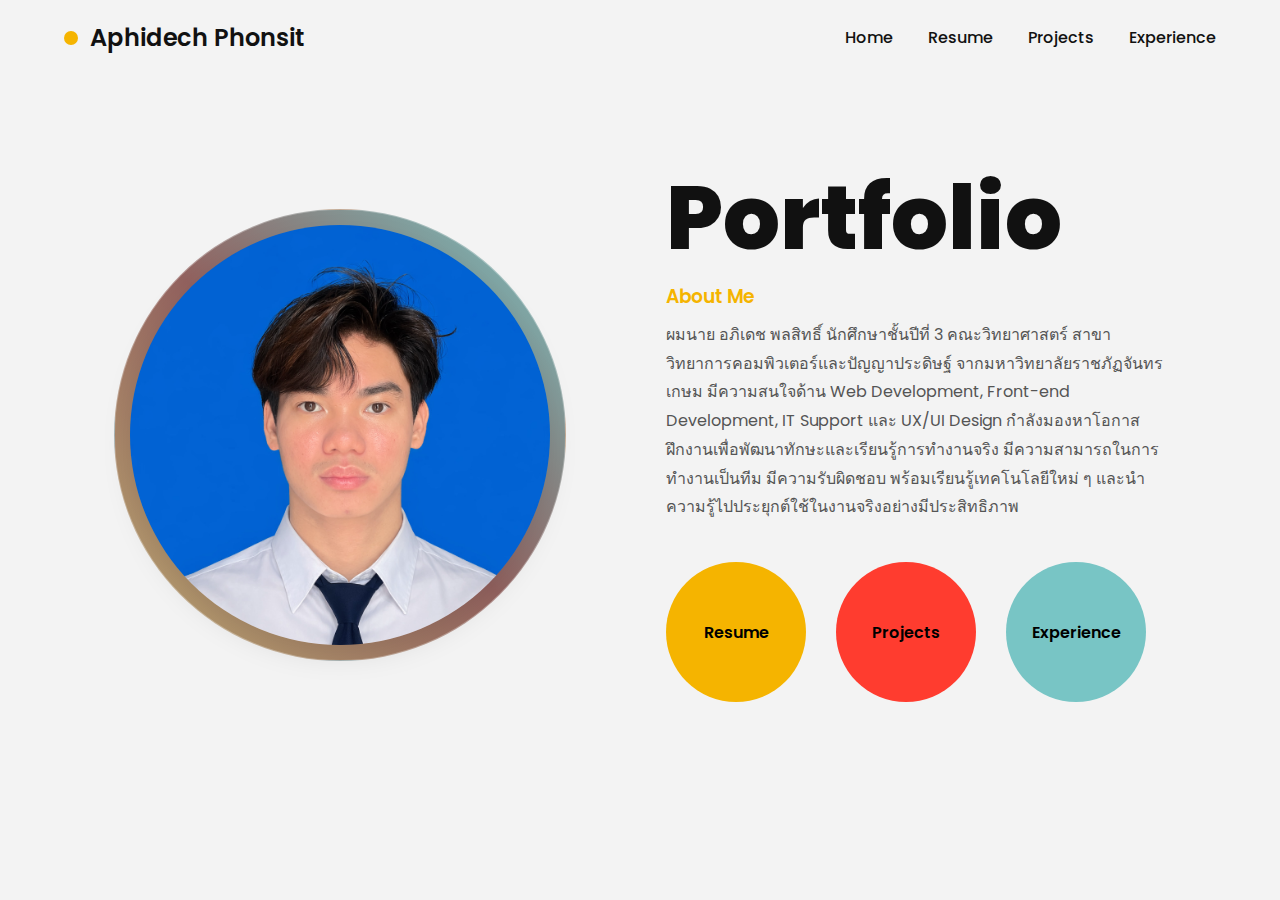
<file: index.html>
<!DOCTYPE html>
<html lang="th">
<head>
    <meta charset="UTF-8">
    <meta name="viewport" content="width=device-width, initial-scale=1.0">
    <title>Aphidech Phonsit | Portfolio</title>
    
    <!-- Google Font -->
    <link href="https://fonts.googleapis.com/css2?family=Poppins:wght@300;400;600;800&display=swap" rel="stylesheet">
    
    <!-- CSS -->
    <link rel="stylesheet" href="style.css">
</head>
<body>

    <!-- ===== NAVBAR ===== -->
    <nav class="navbar">
        <div class="logo">
            <span class="dot"></span>
            <h2>Aphidech Phonsit</h2>
        </div>

        <ul class="menu">
            <li><a href="index.html">Home</a></li>
            <li><a href="resume.html">Resume</a></li>
            <li><a href="projects.html">Projects</a></li>
            <li><a href="experience.html">Experience</a></li>
        </ul>
    </nav>

    <!-- ===== HERO SECTION ===== -->
    <section class="hero">
        <div class="profile">
            <img src="aphidech.png" alt="Aphidech Phonsit">
        </div>

        <div class="hero-content">
            <h1>Portfolio</h1>
            <h3>About Me</h3>
            <p>
                ผมนาย อภิเดช พลสิทธิ์ นักศึกษาชั้นปีที่ 3 คณะวิทยาศาสตร์ 
                สาขาวิทยาการคอมพิวเตอร์และปัญญาประดิษฐ์ จากมหาวิทยาลัยราชภัฏจันทรเกษม 
                มีความสนใจด้าน Web Development, Front-end Development, IT Support และ UX/UI Design 
                กำลังมองหาโอกาสฝึกงานเพื่อพัฒนาทักษะและเรียนรู้การทำงานจริง 
                มีความสามารถในการทำงานเป็นทีม มีความรับผิดชอบ พร้อมเรียนรู้เทคโนโลยีใหม่ ๆ 
                และนำความรู้ไปประยุกต์ใช้ในงานจริงอย่างมีประสิทธิภาพ
            </p>

            <div class="button-group">
                <a href="resume.html" class="circle yellow">Resume</a>
                <a href="projects.html" class="circle red">Projects</a>
                <a href="experience.html" class="circle blue">Experience</a>
            </div>
        </div>
    </section>

    <!-- JavaScript -->
    <script src="script.js"></script>
</body>
</html>
</file>
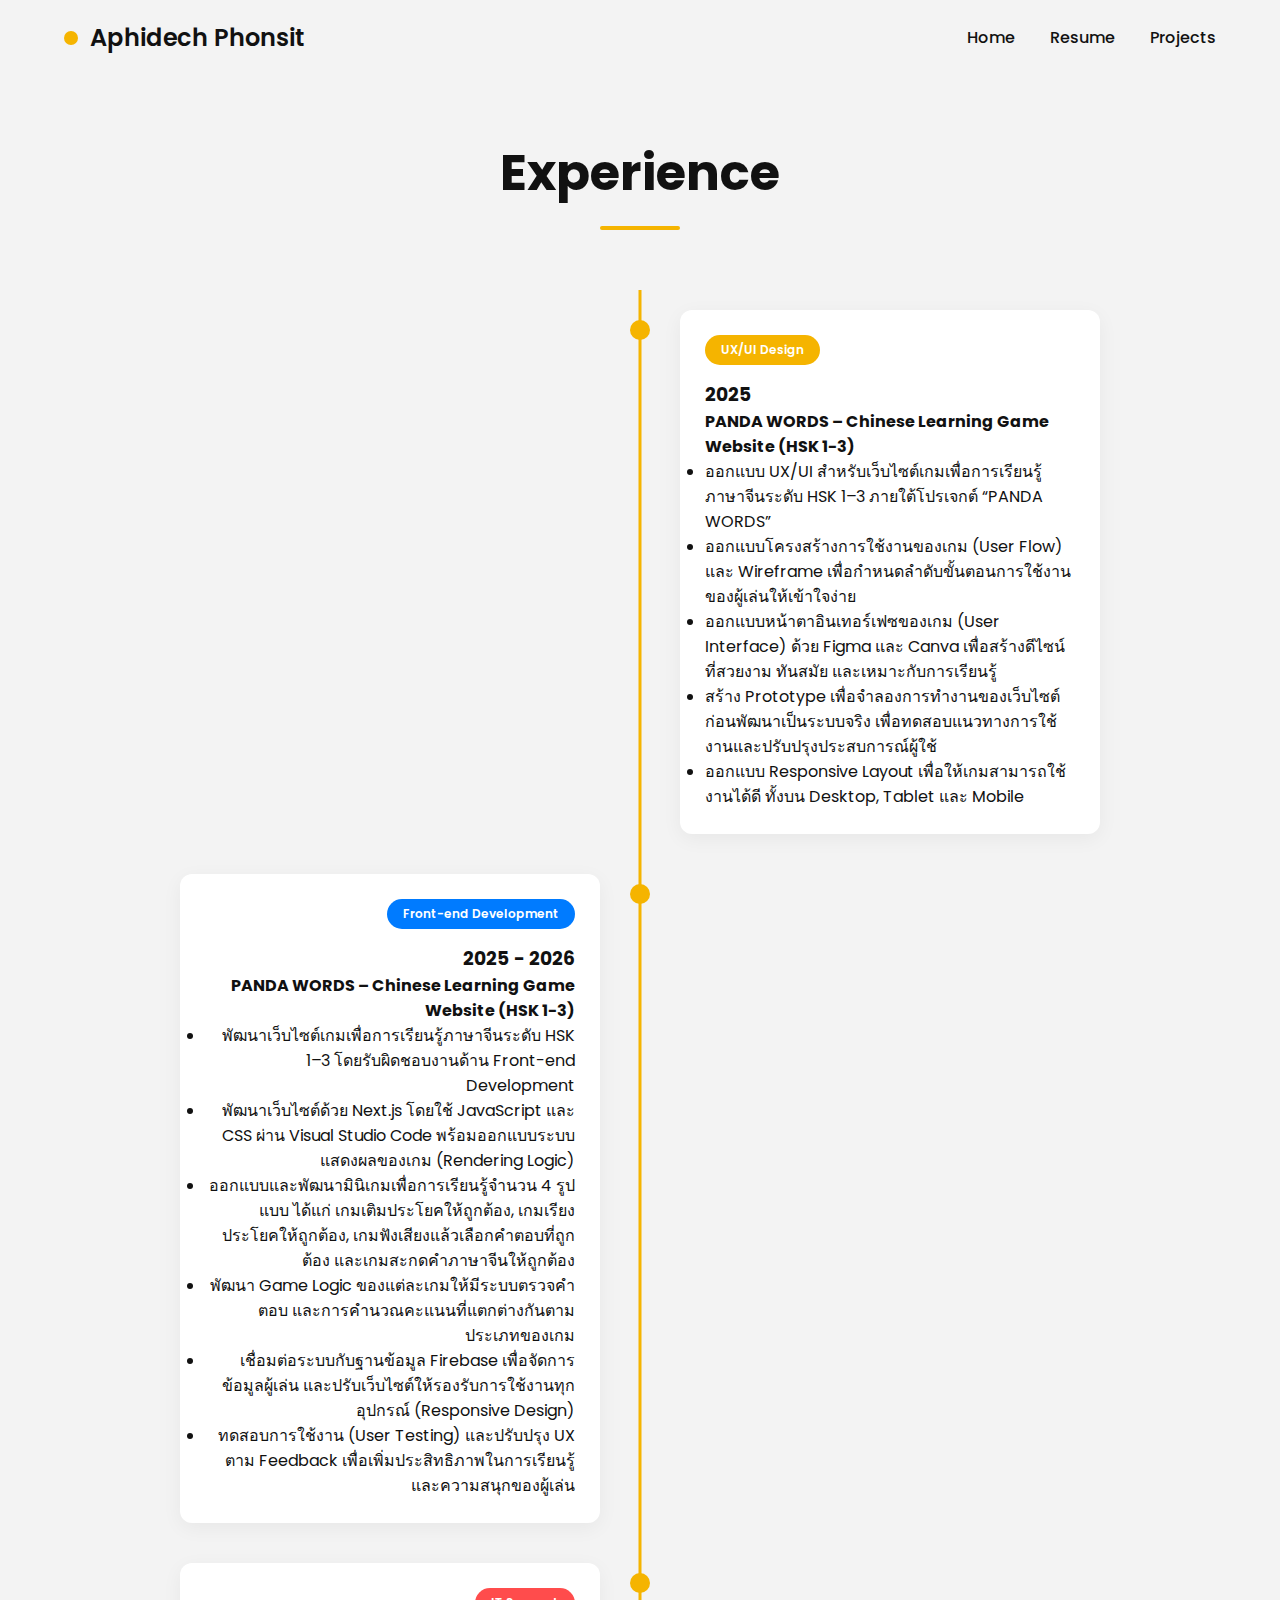
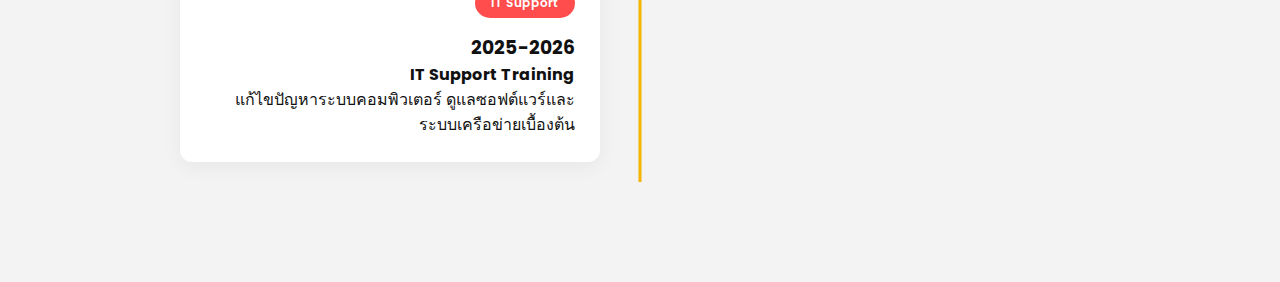
<file: experience.html>
<!DOCTYPE html>
<html lang="th">
<head>
<meta charset="UTF-8">
<meta name="viewport" content="width=device-width, initial-scale=1.0">

<title>Experience | Aphidech Phonsit</title>
<meta name="description" content="Experience of Aphidech Phonsit - Computer Science & AI Student">

<link rel="icon" href="favicon.ico">
<link rel="stylesheet" href="style.css">
<link href="https://fonts.googleapis.com/css2?family=Poppins:wght@300;400;600;800&display=swap" rel="stylesheet">
</head>

<body>

<nav class="navbar">
    <div class="logo">
        <span class="dot"></span>
        <h2>Aphidech Phonsit</h2>
    </div>

    <ul class="menu">
        <li><a href="index.html">Home</a></li>
        <li><a href="resume.html">Resume</a></li>
        <li><a href="projects.html">Projects</a></li>
    </ul>
</nav>

<section class="section">
    <h1 class="page-title">Experience</h1>

    <div class="timeline">

       <div class="timeline-item right">
    <div class="timeline-content">
        <span class="tag yellow">UX/UI Design</span>
        <h3>2025</h3>
        <h4>PANDA WORDS – Chinese Learning Game Website (HSK 1-3)</h4>

        <ul>
            <li>
                ออกแบบ UX/UI สำหรับเว็บไซต์เกมเพื่อการเรียนรู้ภาษาจีนระดับ HSK 1–3 
                ภายใต้โปรเจกต์ “PANDA WORDS”
            </li>

            <li>
                ออกแบบโครงสร้างการใช้งานของเกม (User Flow) และ Wireframe 
                เพื่อกำหนดลำดับขั้นตอนการใช้งานของผู้เล่นให้เข้าใจง่าย
            </li>

            <li>
                ออกแบบหน้าตาอินเทอร์เฟซของเกม (User Interface) ด้วย Figma และ Canva 
                เพื่อสร้างดีไซน์ที่สวยงาม ทันสมัย และเหมาะกับการเรียนรู้
            </li>

            <li>
                สร้าง Prototype เพื่อจำลองการทำงานของเว็บไซต์ก่อนพัฒนาเป็นระบบจริง
                เพื่อทดสอบแนวทางการใช้งานและปรับปรุงประสบการณ์ผู้ใช้
            </li>

            <li>
                ออกแบบ Responsive Layout เพื่อให้เกมสามารถใช้งานได้ดี
                ทั้งบน Desktop, Tablet และ Mobile
            </li>
        </ul>
    </div>
</div>

       <div class="timeline-item left">
    <div class="timeline-content">
        <span class="tag blue">Front-end Development</span>
        <h3>2025 - 2026</h3>
        <h4>PANDA WORDS – Chinese Learning Game Website (HSK 1-3)</h4>

        <ul>
            <li>
                พัฒนาเว็บไซต์เกมเพื่อการเรียนรู้ภาษาจีนระดับ HSK 1–3 
                โดยรับผิดชอบงานด้าน Front-end Development
            </li>

            <li>
                พัฒนาเว็บไซต์ด้วย Next.js โดยใช้ JavaScript และ CSS 
                ผ่าน Visual Studio Code พร้อมออกแบบระบบแสดงผลของเกม (Rendering Logic)
            </li>

            <li>
                ออกแบบและพัฒนามินิเกมเพื่อการเรียนรู้จำนวน 4 รูปแบบ ได้แก่
                เกมเติมประโยคให้ถูกต้อง, เกมเรียงประโยคให้ถูกต้อง,
                เกมฟังเสียงแล้วเลือกคำตอบที่ถูกต้อง และเกมสะกดคำภาษาจีนให้ถูกต้อง
            </li>

            <li>
                พัฒนา Game Logic ของแต่ละเกมให้มีระบบตรวจคำตอบ
                และการคำนวณคะแนนที่แตกต่างกันตามประเภทของเกม
            </li>

            <li>
                เชื่อมต่อระบบกับฐานข้อมูล Firebase เพื่อจัดการข้อมูลผู้เล่น
                และปรับเว็บไซต์ให้รองรับการใช้งานทุกอุปกรณ์ (Responsive Design)
            </li>

            <li>
                ทดสอบการใช้งาน (User Testing) และปรับปรุง UX ตาม Feedback
                เพื่อเพิ่มประสิทธิภาพในการเรียนรู้และความสนุกของผู้เล่น
            </li>
        </ul>
    </div>
</div>

        <div class="timeline-item left">
            <div class="timeline-content">
                <span class="tag red">IT Support</span>
                <h3>2025-2026</h3>
                <h4>IT Support Training</h4>
                <p>
                    แก้ไขปัญหาระบบคอมพิวเตอร์  
                    ดูแลซอฟต์แวร์และระบบเครือข่ายเบื้องต้น
                </p>
            </div>
        </div>

    </div>
</section>

<script src="script.js"></script>
</body>
</html>
</file>
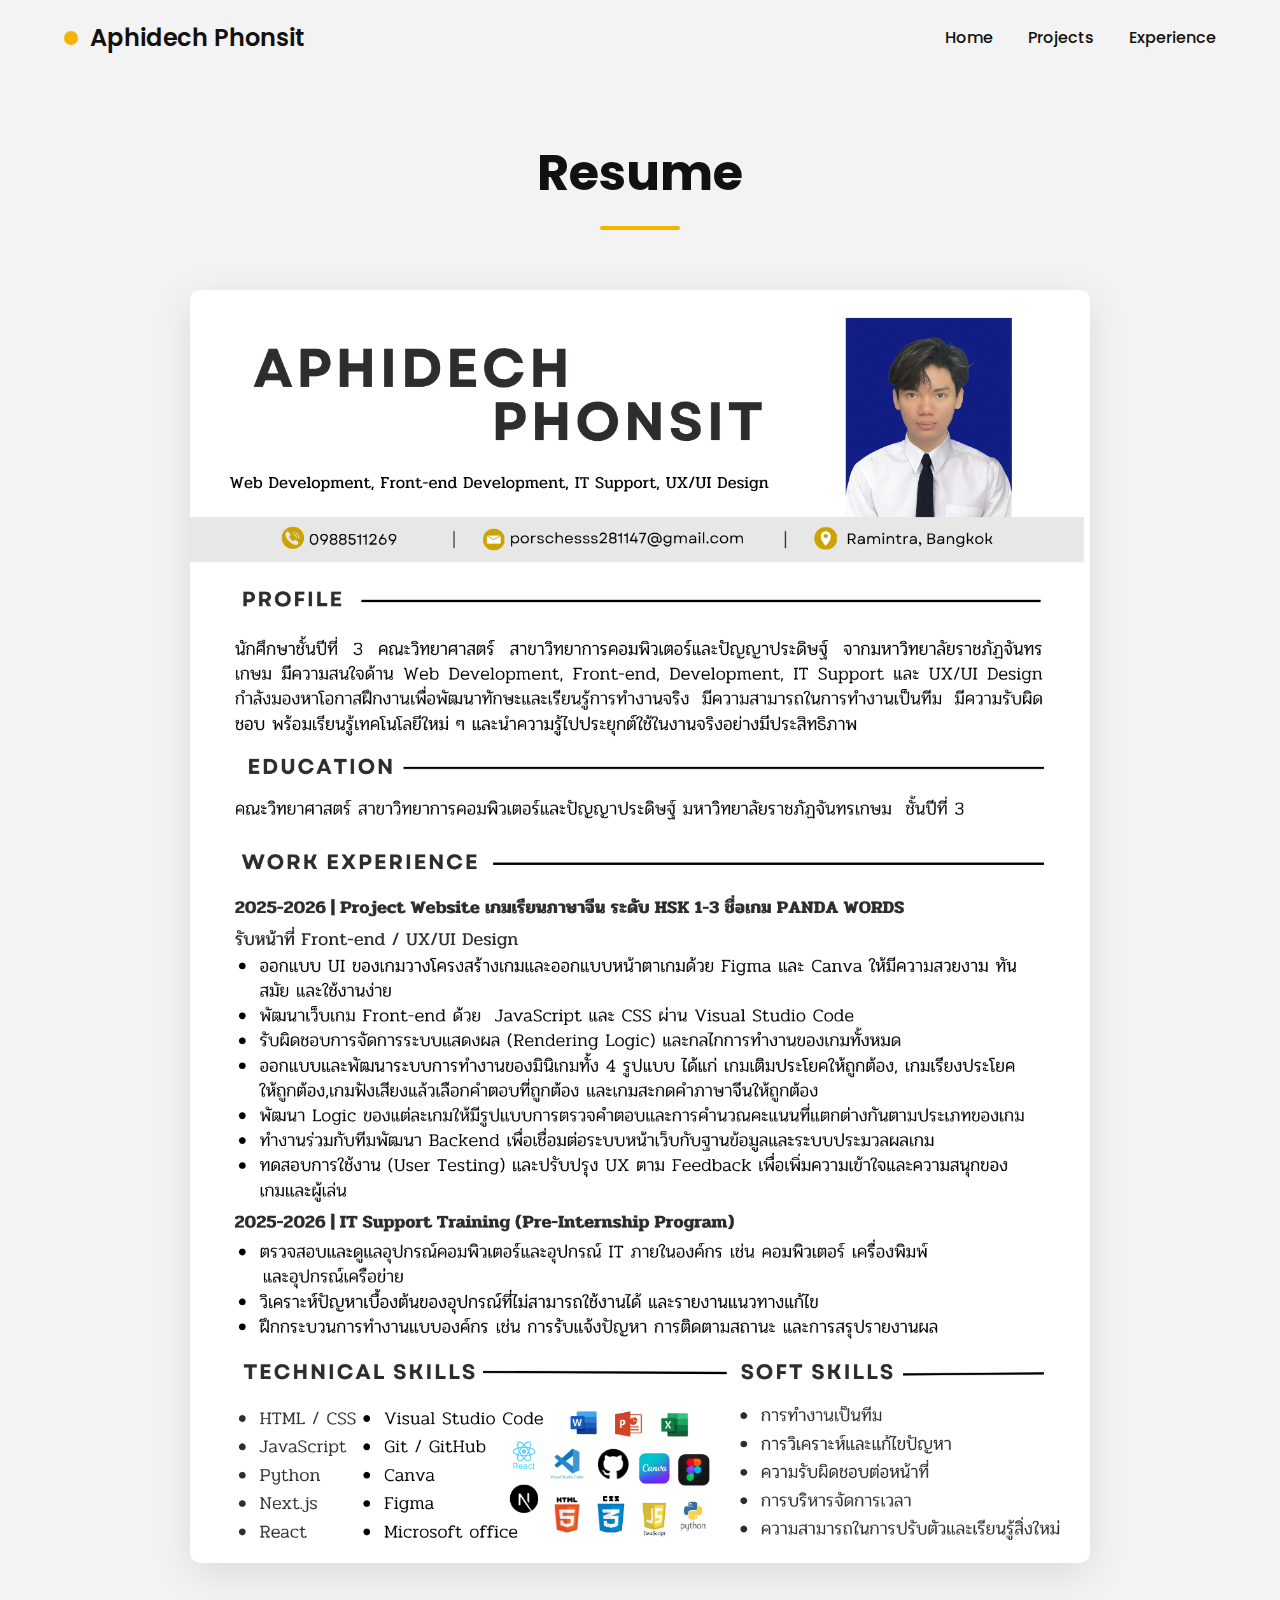
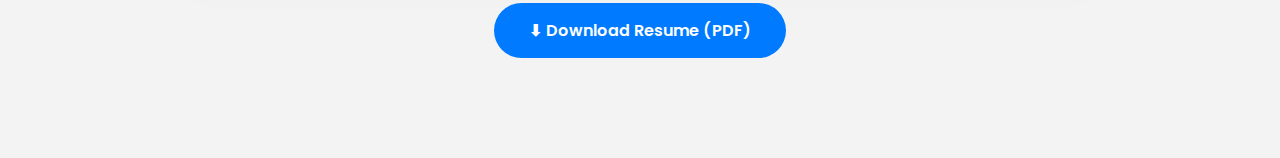
<file: resume.html>
<!DOCTYPE html>
<html lang="en">
<head>
    <meta charset="UTF-8">
    <title>Resume | Aphidech</title>
    <meta name="viewport" content="width=device-width, initial-scale=1.0">

    <link href="https://fonts.googleapis.com/css2?family=Poppins:wght@300;400;600;800&display=swap" rel="stylesheet">
    <link rel="stylesheet" href="style.css">
</head>
<body>

<nav class="navbar">
    <div class="logo">
        <span class="dot"></span>
        <h2>Aphidech Phonsit</h2>
    </div>

    <ul class="menu">
        <li><a href="index.html">Home</a></li>
        <li><a href="projects.html">Projects</a></li>
        <li><a href="experience.html">Experience</a></li>
    </ul>
</nav>

<section class="section resume-page">
    <h1 class="page-title">Resume</h1>

    

    <!-- Resume Preview -->
    <div class="resume-preview">
        <img src="resume.png" alt="Resume Preview">
    </div>

    <!-- Download Button -->
    <div class="download-wrapper">
        <a href="resume.pdf" download class="btn-download">
            ⬇ Download Resume (PDF)
        </a>
    </div>

</section>

</body>
</html>
</file>
<file: style.css>
* {
    margin: 0;
    padding: 0;
    box-sizing: border-box;
}

body {
    font-family: 'Poppins', sans-serif;
    background: #f3f3f3;
    color: #111;
    transition: background-color 0.3s, color 0.3s;
}

body.dark {
    background: #111;
    color: #fff;
}

body.dark .project-card,
body.dark .timeline-content {
    background: #222;
    color: #fff;
}

body.dark .project-card p {
    color: #ccc;
}

/* ===== NAVBAR ===== */
.navbar {
    display: flex;
    justify-content: space-between;
    align-items: center;
    padding: 20px 5%;
    flex-wrap: wrap;
}

.logo {
    display: flex;
    align-items: center;
    gap: 12px;
}

.dot {
    width: 14px;
    height: 14px;
    background: #f5b400;
    border-radius: 50%;
}

.logo h2 {
    font-weight: 600;
    font-size: clamp(1.2rem, 4vw, 1.5rem);
}

.menu {
    display: flex;
    list-style: none;
    gap: 35px;
    flex-wrap: wrap;
}

.menu a {
    text-decoration: none;
    color: inherit;
    font-weight: 500;
    transition: 0.3s;
}

.menu a:hover {
    color: #f5b400;
}

/* ===== HERO SECTION ===== */
.hero {
    display: flex;
    align-items: center;
    justify-content: center;
    gap: 100px;
    padding: 60px 5%;
    min-height: 80vh;
}

.profile img {
    width: 420px;
    height: 420px;
    object-fit: cover;
    object-position: center 10%;
    border-radius: 50%;
    box-shadow: 0 10px 30px rgba(0,0,0,0.1);
}

.profile {
    padding: 6px;
    border-radius: 50%;
    background: linear-gradient(45deg, #bfab73, #93625f, #78c5c5);
     animation: float 6s ease-in-out infinite;
    
    backdrop-filter: blur(20px);
    padding: 15px;
    border-radius: 50%;
    border: 1px solid rgba(255,255,255,0.3);
}

.profile img {
    border-radius: 50%;
    display: block;
}

@keyframes float {
    0% { transform: translateY(0px); }
    50% { transform: translateY(-15px); }
    100% { transform: translateY(0px); }
}

.hero-content {
    max-width: 500px;
}

.hero-content h1 {
    font-size: clamp(3rem, 10vw, 5.625rem);
    font-weight: 800;
    margin-bottom: 15px;
    line-height: 1.1;
}

.hero-content h3 {
    font-weight: 600;
    margin-bottom: 10px;
    color: #f5b400;
}

.hero-content p {
    color: #555;
    line-height: 1.8;
    margin-bottom: 40px;
}

body.dark .hero-content p {
    color: #ccc;
}

/* ===== BUTTONS ===== */
.button-group {
    display: flex;
    gap: 30px;
    flex-wrap: wrap;
}

.circle {
    width: 140px;
    height: 140px;
    border-radius: 50%;
    display: flex;
    align-items: center;
    justify-content: center;
    text-decoration: none;
    font-weight: 600;
    transition: transform 0.3s ease;
    text-align: center;
    padding: 20px;
}

.circle.yellow {
    background: #f5b400;
    color: #000;
}

.circle.red {
    background: #ff3c2f;
    color: #000;
}

.circle.blue {
    background: #78c5c5;
    color: #000;
}

.circle:hover {
    transform: scale(1.1);
}

/* ===== SECTION COMMON ===== */
.section {
    padding: 60px 5%;
    max-width: 1200px;
    margin: 0 auto;
}

.page-title {
    font-size: clamp(2rem, 8vw, 3.125rem);
    margin-bottom: 60px;
    text-align: center;
    position: relative;
}

.page-title::after {
    content: '';
    display: block;
    width: 80px;
    height: 4px;
    background: #f5b400;
    margin: 15px auto 0;
    border-radius: 2px;
}

/* ===== FILTER BUTTONS ===== */
.filter-buttons {
    text-align: center;
    margin-bottom: 40px;
    display: flex;
    justify-content: center;
    gap: 15px;
    flex-wrap: wrap;
}

.filter-buttons button {
    padding: 8px 25px;
    border: none;
    background: #f5b400;
    cursor: pointer;
    border-radius: 30px;
    font-weight: 600;
    transition: 0.3s;
    font-family: 'Poppins', sans-serif;
}

.filter-buttons button:hover {
    background: #e0a800;
    transform: translateY(-2px);
}

body.dark .filter-buttons button {
    background: #333;
    color: #fff;
}

body.dark .filter-buttons button:hover {
    background: #444;
}

/* ===== PROJECT GRID ===== */
.projects-grid {
    display: grid;
    grid-template-columns: repeat(auto-fit, minmax(280px, 1fr));
    gap: 30px;
}

.project-card {
    background: #fff;
    border-radius: 15px;
    overflow: hidden;
    transition: transform 0.3s, box-shadow 0.3s;
    box-shadow: 0 5px 20px rgba(0,0,0,0.05);
}

.project-card:hover {
    transform: translateY(-10px);
    box-shadow: 0 10px 30px rgba(0,0,0,0.15);
}

.project-card img {
    width: 100%;
    height: 200px;
    object-fit: cover;
    transition: transform 0.5s;
}

.project-card:hover img {
    transform: scale(1.05);
}

.project-card h3 {
    padding: 20px 20px 10px;
}

.project-card p {
    padding: 0 20px 20px;
    color: #555;
}

/* ===== TIMELINE ===== */
.timeline {
    position: relative;
    max-width: 1000px;
    margin: 40px auto;
}

.timeline::after {
    content: '';
    position: absolute;
    width: 3px;
    background: #f5b400;
    top: 0;
    bottom: 0;
    left: 50%;
    transform: translateX(-50%);
}

.timeline-item {
    padding: 20px 40px;
    position: relative;
    width: 50%;
    box-sizing: border-box;
}

.timeline-item.left {
    left: 0;
    text-align: right;
}

.timeline-item.right {
    left: 50%;
}

.timeline-item::after {
    content: '';
    position: absolute;
    width: 20px;
    height: 20px;
    background: #f5b400;
    border-radius: 50%;
    top: 30px;
    right: -10px;
    z-index: 1;
}

.timeline-item.right::after {
    left: -10px;
}

.timeline-content {
    background: #fff;
    padding: 25px;
    border-radius: 12px;
    box-shadow: 0 5px 20px rgba(0,0,0,0.05);
    transition: transform 0.3s;
}

.timeline-content:hover {
    transform: translateY(-5px);
}

.tag {
    display: inline-block;
    padding: 6px 16px;
    border-radius: 30px;
    font-size: 0.75rem;
    margin-bottom: 15px;
    color: #fff;
    font-weight: 600;
}

.tag.blue { background: #007bff; }
.tag.yellow { background: #f5b400; }
.tag.red { background: #ff4c4c; }

/* ===== RESUME PAGE ===== */
.resume-page {
    text-align: center;
}

.download-wrapper {
    margin: 40px 0;
}

.btn-download {
    display: inline-block;
    padding: 15px 35px;
    background: #007bff;
    color: #fff;
    text-decoration: none;
    border-radius: 50px;
    font-weight: 600;
    transition: 0.3s;
    border: none;
    cursor: pointer;
}

.btn-download:hover {
    background: #0056b3;
    transform: translateY(-3px);
    box-shadow: 0 5px 15px rgba(0,123,255,0.3);
}

.resume-preview {
    max-width: 900px;
    margin: 0 auto 40px;
    box-shadow: 0 10px 40px rgba(0,0,0,0.1);
    border-radius: 10px;
    overflow: hidden;
}

.resume-preview img {
    width: 100%;
    display: block;
    transition: transform 0.4s;
}

.resume-preview img:hover {
    transform: scale(1.02);
}

/* ===== DARK MODE TOGGLE ===== */
.dark-toggle {
    position: fixed;
    bottom: 30px;
    right: 30px;
    width: 50px;
    height: 50px;
    border: none;
    border-radius: 50%;
    cursor: pointer;
    background: #f5b400;
    color: #000;
    font-size: 1.5rem;
    display: flex;
    align-items: center;
    justify-content: center;
    transition: 0.3s;
    box-shadow: 0 2px 10px rgba(0,0,0,0.2);
    z-index: 1000;
}

.dark-toggle:hover {
    transform: scale(1.1);
}

/* ===== RESPONSIVE DESIGN ===== */
@media (max-width: 1024px) {
    .hero {
        flex-direction: column;
        text-align: center;
        gap: 50px;
    }

    .hero-content h1 {
        font-size: 70px;
    }

    .button-group {
        justify-content: center;
    }
}

@media (max-width: 768px) {
    .navbar {
        flex-direction: column;
        text-align: center;
        gap: 15px;
    }

    .menu {
        gap: 20px;
        justify-content: center;
    }

    .hero-content h1 {
        font-size: 55px;
    }

    .profile img {
        width: 300px;
        height: 300px;
    }

    .circle {
        width: 120px;
        height: 120px;
        font-size: 0.9rem;
    }

    .timeline::after {
        left: 30px;
    }

    .timeline-item {
        width: 100%;
        left: 0;
        padding-left: 70px;
        padding-right: 20px;
        text-align: left;
    }

    .timeline-item.left,
    .timeline-item.right {
        left: 0;
    }

    .timeline-item::after {
        left: 20px !important;
        right: auto;
    }

    .timeline-item.left {
        text-align: left;
    }

    .projects-grid {
        grid-template-columns: 1fr;
    }
}

@media (max-width: 480px) {
    .profile img {
        width: 250px;
        height: 250px;
    }

    .hero-content h1 {
        font-size: 45px;
    }

    .button-group {
        gap: 15px;
    }

    .circle {
        width: 100px;
        height: 100px;
        font-size: 0.8rem;
    }

    .menu {
        gap: 15px;
        font-size: 0.9rem;
    }

    .filter-buttons button {
        padding: 6px 15px;
        font-size: 0.9rem;
    }

    .dark-toggle {
        bottom: 20px;
        right: 20px;
        width: 45px;
        height: 45px;
        font-size: 1.2rem;
    }
}

/* ===== ANIMATIONS ===== */
.fade-in {
    opacity: 0;
    transform: translateY(20px);
    transition: opacity 0.6s, transform 0.6s;
}

.fade-in.show {
    opacity: 1;
    transform: translateY(0);
}
</file>
